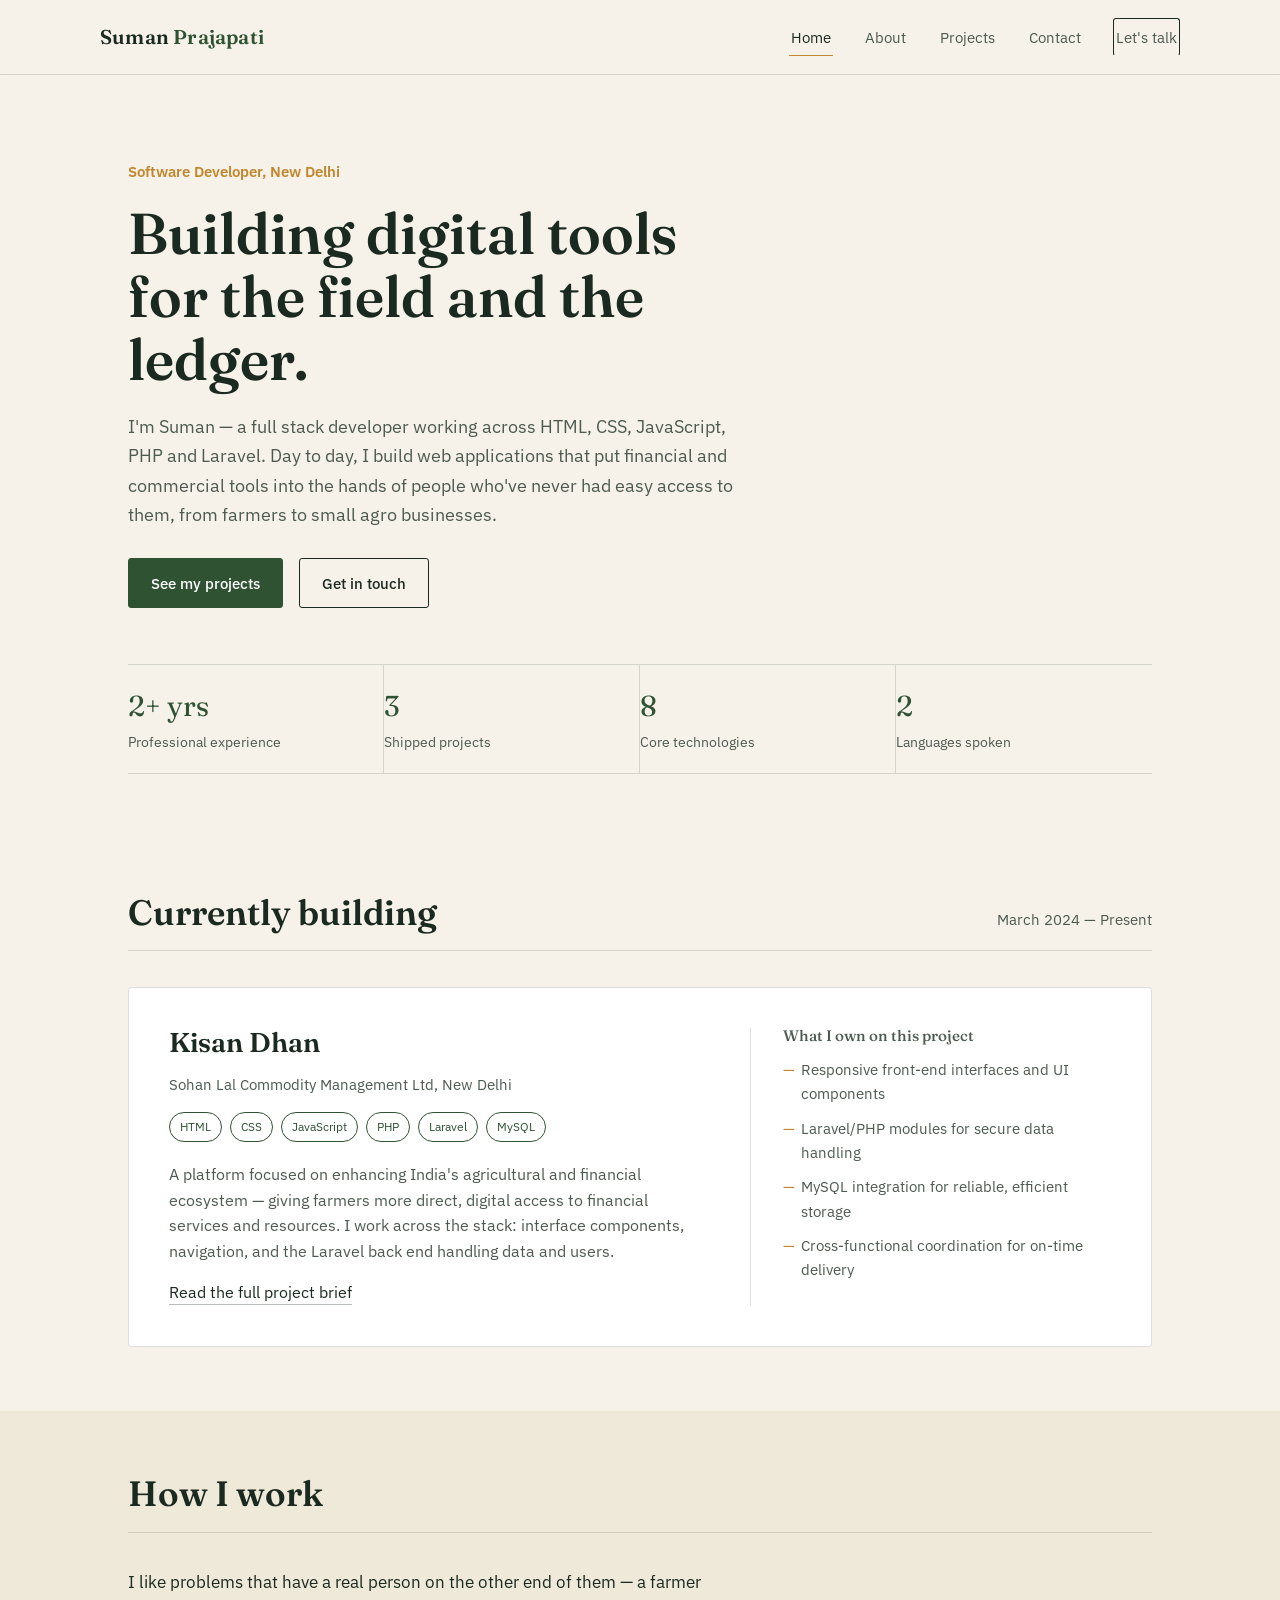
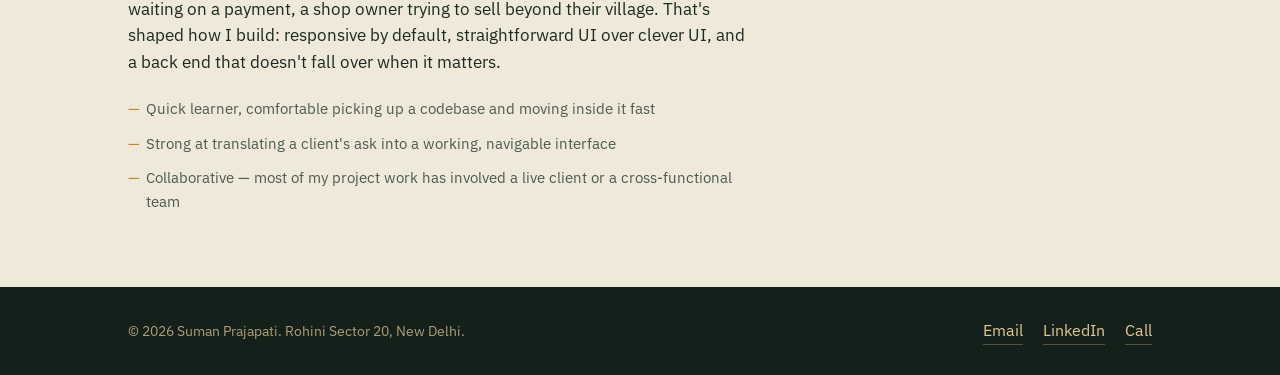
<file: index.html>
<!DOCTYPE html>
<html lang="en">
<head>
<meta charset="UTF-8">
<meta name="viewport" content="width=device-width, initial-scale=1.0">
<title>Suman Prajapati — Software Developer</title>
<meta name="description" content="Portfolio of Suman Prajapati, a full stack developer building web and fintech tools for agriculture and commerce.">
<link rel="stylesheet" href="style.css">
</head>
<body>

<header class="site-header">
  <nav class="wrap nav">
    <a href="index.html" class="brand">Suman <span>Prajapati</span></a>
    <button class="nav-toggle" aria-label="Toggle menu" aria-expanded="false"><span></span></button>
    <div class="nav-links">
      <a href="index.html">Home</a>
      <a href="about.html">About</a>
      <a href="projects.html">Projects</a>
      <a href="contact.html">Contact</a>
      <a href="contact.html" class="nav-cta">Let's talk</a>
    </div>
  </nav>
</header>

<main>

  <section class="hero">
    <div class="wrap">
      <div class="hero-kicker">Software Developer, New Delhi</div>
      <h1>Building digital tools for the field and the ledger.</h1>
      <p class="lede">I'm Suman — a full stack developer working across HTML, CSS, JavaScript, PHP and Laravel. Day to day, I build web applications that put financial and commercial tools into the hands of people who've never had easy access to them, from farmers to small agro businesses.</p>
      <div class="hero-actions">
        <a href="projects.html" class="btn btn-solid">See my projects</a>
        <a href="contact.html" class="btn btn-line">Get in touch</a>
      </div>

      <div class="ledger-strip">
        <div><span class="num">2+ yrs</span><span class="lbl">Professional experience</span></div>
        <div><span class="num">3</span><span class="lbl">Shipped projects</span></div>
        <div><span class="num">8</span><span class="lbl">Core technologies</span></div>
        <div><span class="num">2</span><span class="lbl">Languages spoken</span></div>
      </div>
    </div>
  </section>

  <section>
    <div class="wrap">
      <div class="section-head">
        <h2>Currently building</h2>
        <span class="note">March 2024 — Present</span>
      </div>

      <div class="feature-card reveal">
        <div>
          <h3>Kisan Dhan</h3>
          <p style="color:var(--ink-soft); font-size:0.95rem; margin-bottom:0;">Sohan Lal Commodity Management Ltd, New Delhi</p>
          <div class="feature-tags">
            <span class="tag">HTML</span><span class="tag">CSS</span><span class="tag">JavaScript</span>
            <span class="tag">PHP</span><span class="tag">Laravel</span><span class="tag">MySQL</span>
          </div>
          <p>A platform focused on enhancing India's agricultural and financial ecosystem — giving farmers more direct, digital access to financial services and resources. I work across the stack: interface components, navigation, and the Laravel back end handling data and users.</p>
          <a href="projects.html#kisan-dhan" class="text-link">Read the full project brief</a>
        </div>
        <div class="feature-side">
          <h4>What I own on this project</h4>
          <ul>
            <li>Responsive front-end interfaces and UI components</li>
            <li>Laravel/PHP modules for secure data handling</li>
            <li>MySQL integration for reliable, efficient storage</li>
            <li>Cross-functional coordination for on-time delivery</li>
          </ul>
        </div>
      </div>
    </div>
  </section>

  <section class="alt-bg">
    <div class="wrap">
      <div class="section-head">
        <h2>How I work</h2>
      </div>
      <div class="feature-side" style="border-left:none; padding-left:0; max-width:640px;">
        <p style="font-size:1.05rem; color:var(--ink);">I like problems that have a real person on the other end of them — a farmer waiting on a payment, a shop owner trying to sell beyond their village. That's shaped how I build: responsive by default, straightforward UI over clever UI, and a back end that doesn't fall over when it matters.</p>
        <ul style="margin-top:20px;">
          <li>Quick learner, comfortable picking up a codebase and moving inside it fast</li>
          <li>Strong at translating a client's ask into a working, navigable interface</li>
          <li>Collaborative — most of my project work has involved a live client or a cross-functional team</li>
        </ul>
      </div>
    </div>
  </section>

</main>

<footer class="site-footer">
  <div class="wrap">
    <span class="footer-note">&copy; <span class="year"></span> Suman Prajapati. Rohini Sector 20, New Delhi.</span>
    <div class="footer-links">
      <a href="mailto:sumanprajapati03072003@gmail.com">Email</a>
      <a href="https://www.linkedin.com/in/suman-prajapati-717438271/" target="_blank" rel="noopener">LinkedIn</a>
      <a href="tel:+916394577284">Call</a>
    </div>
  </div>
</footer>

<script src="script.js"></script>
</body>
</html>
</file>
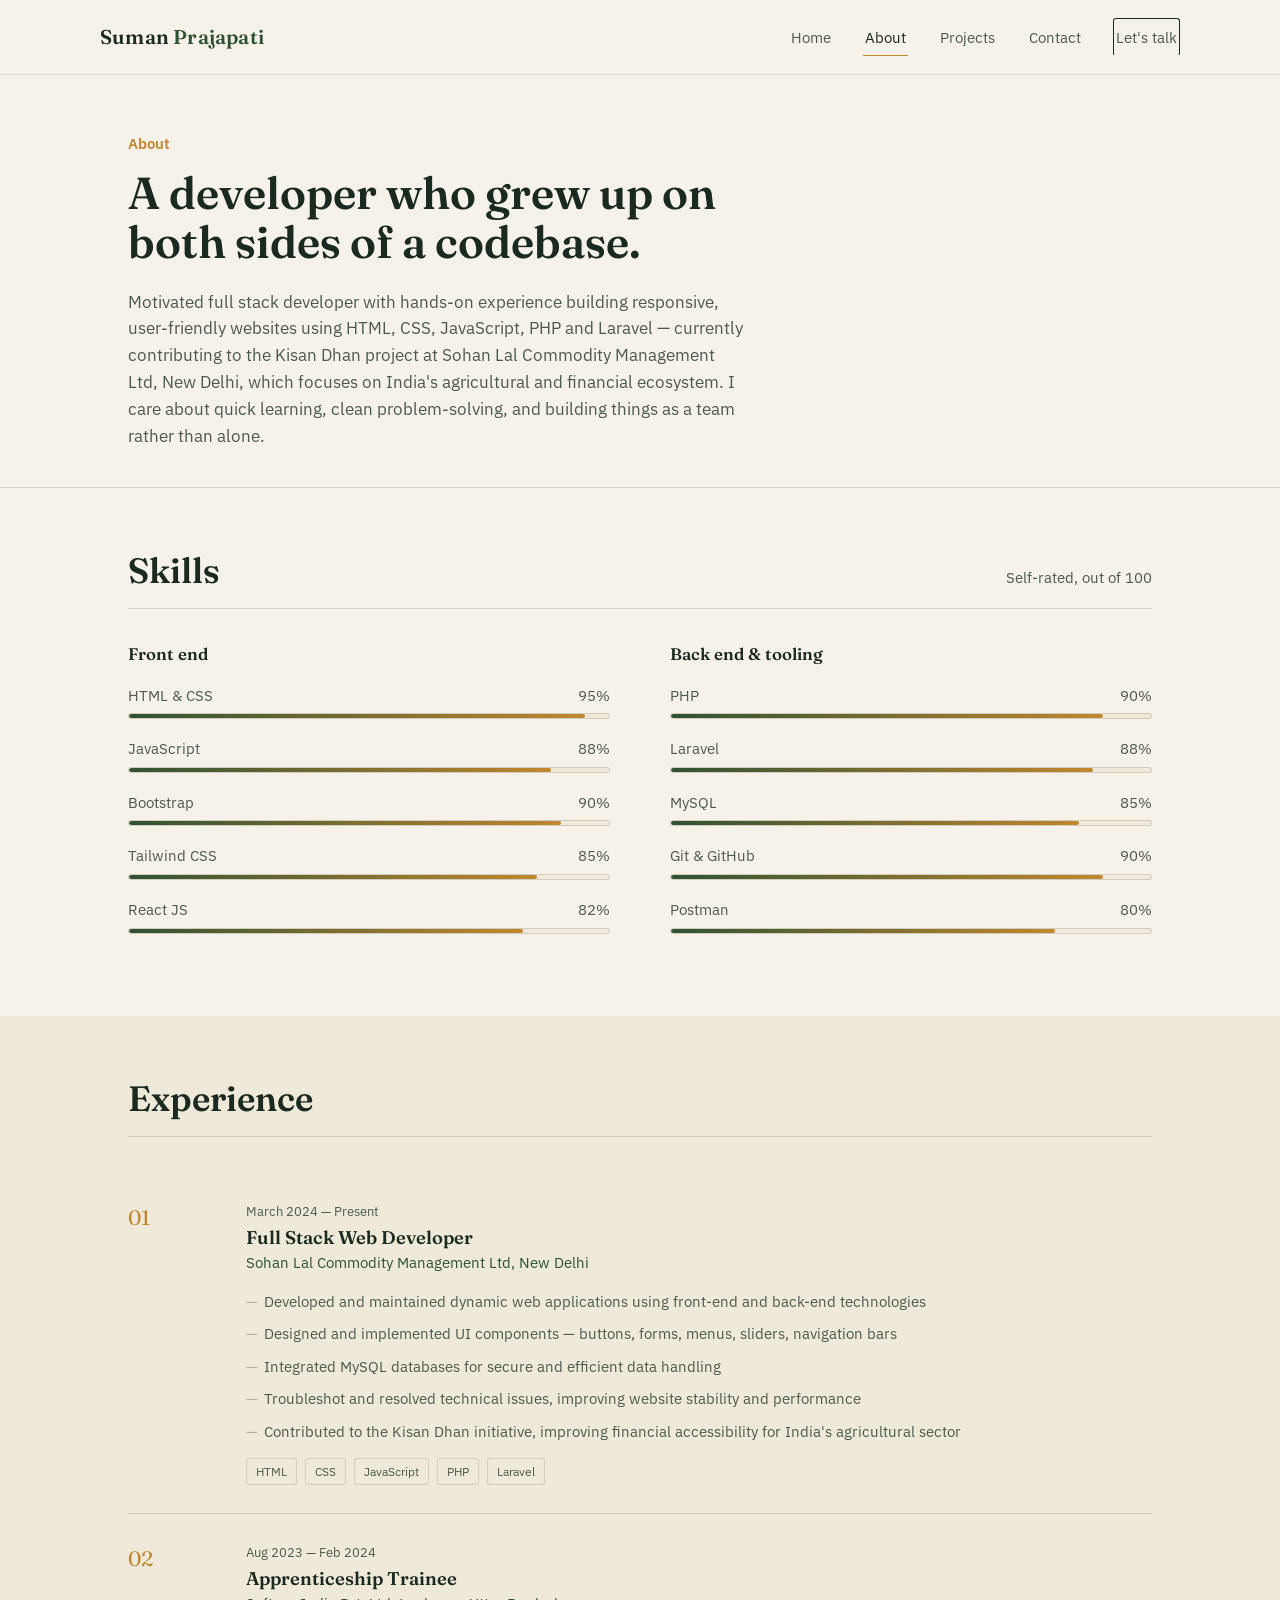
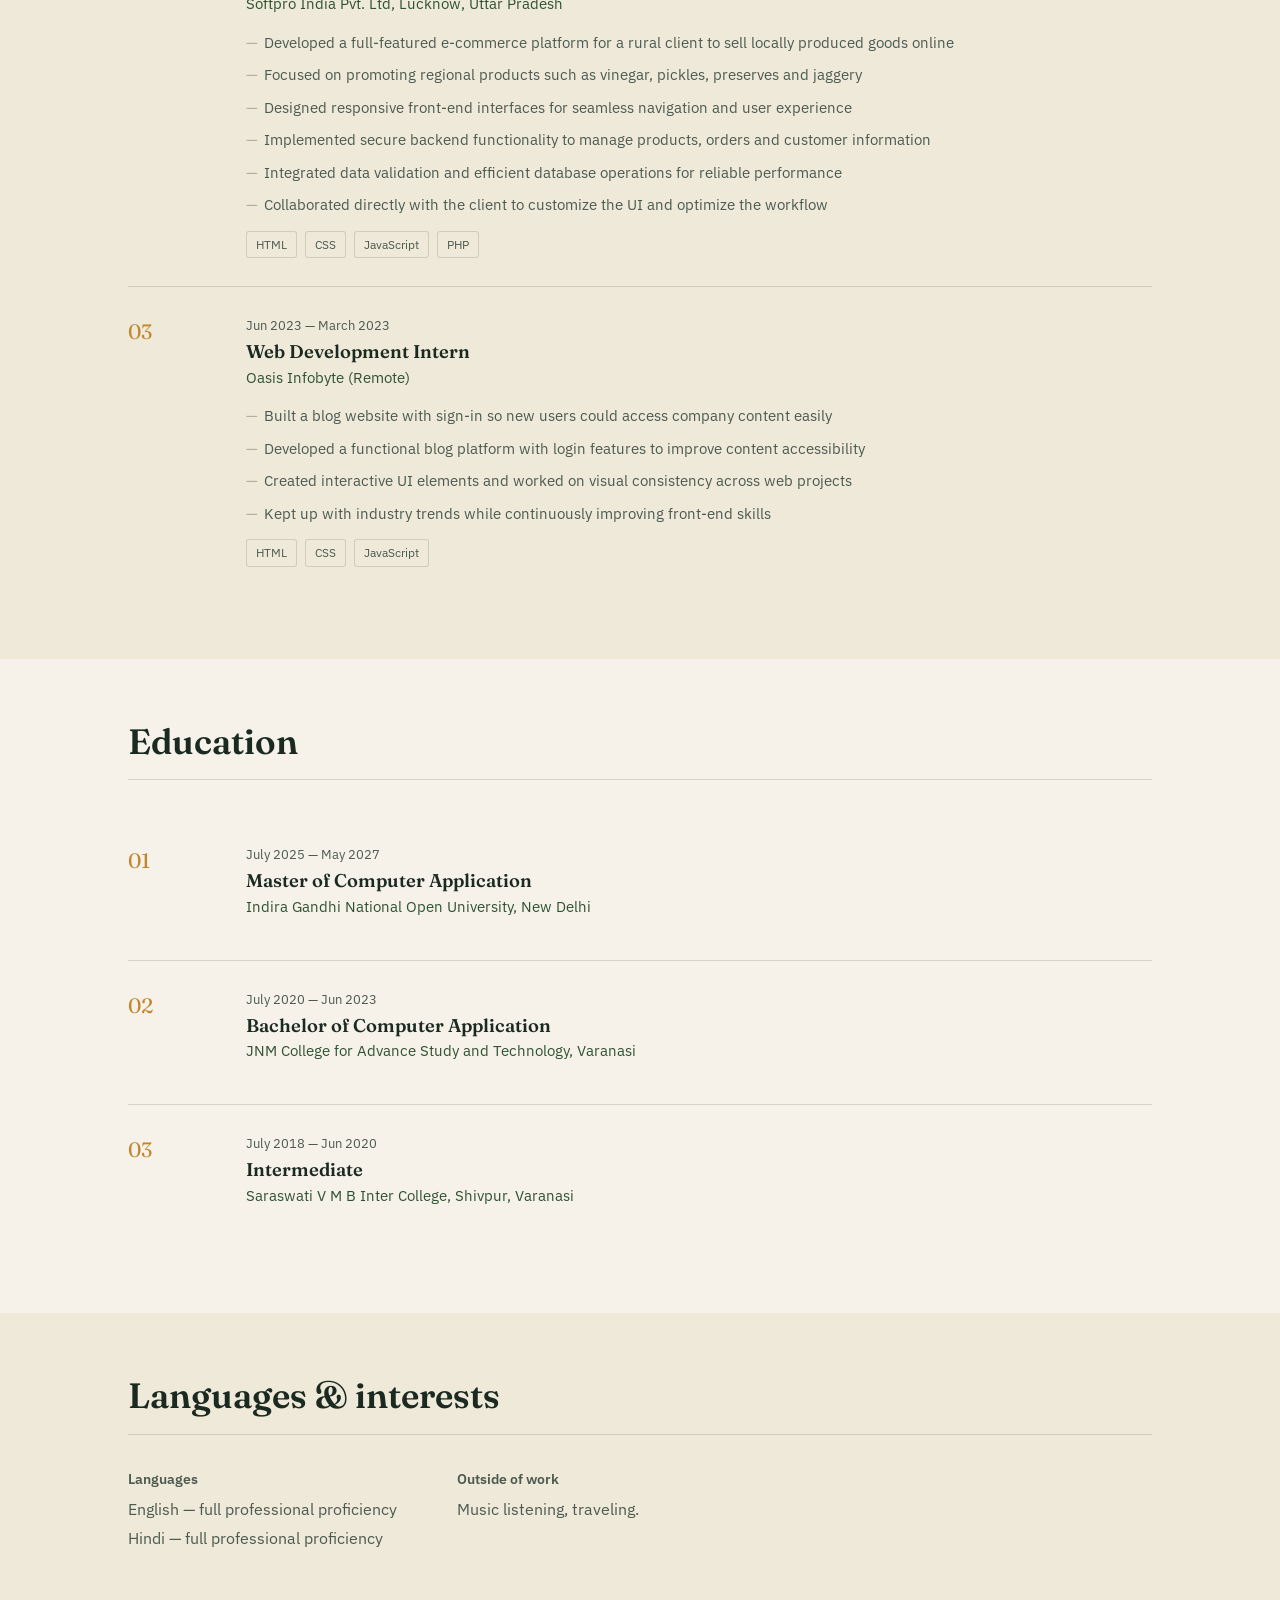
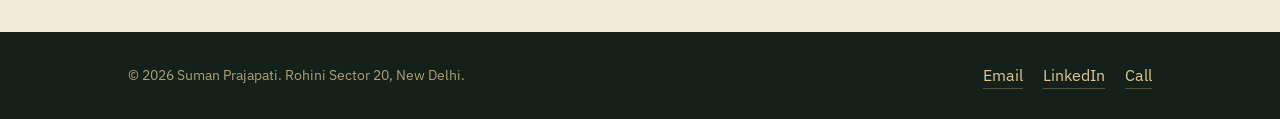
<file: about.html>
<!DOCTYPE html>
<html lang="en">
<head>
<meta charset="UTF-8">
<meta name="viewport" content="width=device-width, initial-scale=1.0">
<title>About — Suman Prajapati</title>
<meta name="description" content="Background, skills, experience and education of Suman Prajapati, full stack software developer.">
<link rel="stylesheet" href="style.css">
</head>
<body>

<header class="site-header">
  <nav class="wrap nav">
    <a href="index.html" class="brand">Suman <span>Prajapati</span></a>
    <button class="nav-toggle" aria-label="Toggle menu" aria-expanded="false"><span></span></button>
    <div class="nav-links">
      <a href="index.html">Home</a>
      <a href="about.html">About</a>
      <a href="projects.html">Projects</a>
      <a href="contact.html">Contact</a>
      <a href="contact.html" class="nav-cta">Let's talk</a>
    </div>
  </nav>
</header>

<main>

  <section class="page-hero">
    <div class="wrap">
      <div class="hero-kicker">About</div>
      <h1>A developer who grew up on both sides of a codebase.</h1>
      <p>Motivated full stack developer with hands-on experience building responsive, user-friendly websites using HTML, CSS, JavaScript, PHP and Laravel — currently contributing to the Kisan Dhan project at Sohan Lal Commodity Management Ltd, New Delhi, which focuses on India's agricultural and financial ecosystem. I care about quick learning, clean problem-solving, and building things as a team rather than alone.</p>
    </div>
  </section>

  <section>
    <div class="wrap">
      <div class="section-head">
        <h2>Skills</h2>
        <span class="note">Self-rated, out of 100</span>
      </div>

      <div class="skills-grid">
        <div class="skill-group">
          <h3>Front end</h3>

          <div class="skill-row">
            <div class="skill-row-top"><span>HTML &amp; CSS</span><span>95%</span></div>
            <div class="skill-track"><div class="skill-fill" data-fill="95"></div></div>
          </div>
          <div class="skill-row">
            <div class="skill-row-top"><span>JavaScript</span><span>88%</span></div>
            <div class="skill-track"><div class="skill-fill" data-fill="88"></div></div>
          </div>
          <div class="skill-row">
            <div class="skill-row-top"><span>Bootstrap</span><span>90%</span></div>
            <div class="skill-track"><div class="skill-fill" data-fill="90"></div></div>
          </div>
          <div class="skill-row">
            <div class="skill-row-top"><span>Tailwind CSS</span><span>85%</span></div>
            <div class="skill-track"><div class="skill-fill" data-fill="85"></div></div>
          </div>
          <div class="skill-row">
            <div class="skill-row-top"><span>React JS</span><span>82%</span></div>
            <div class="skill-track"><div class="skill-fill" data-fill="82"></div></div>
          </div>
        </div>

        <div class="skill-group">
          <h3>Back end &amp; tooling</h3>

          <div class="skill-row">
            <div class="skill-row-top"><span>PHP</span><span>90%</span></div>
            <div class="skill-track"><div class="skill-fill" data-fill="90"></div></div>
          </div>
          <div class="skill-row">
            <div class="skill-row-top"><span>Laravel</span><span>88%</span></div>
            <div class="skill-track"><div class="skill-fill" data-fill="88"></div></div>
          </div>
          <div class="skill-row">
            <div class="skill-row-top"><span>MySQL</span><span>85%</span></div>
            <div class="skill-track"><div class="skill-fill" data-fill="85"></div></div>
          </div>
          <div class="skill-row">
            <div class="skill-row-top"><span>Git &amp; GitHub</span><span>90%</span></div>
            <div class="skill-track"><div class="skill-fill" data-fill="90"></div></div>
          </div>
          <div class="skill-row">
            <div class="skill-row-top"><span>Postman</span><span>80%</span></div>
            <div class="skill-track"><div class="skill-fill" data-fill="80"></div></div>
          </div>
        </div>
      </div>
    </div>
  </section>

  <section class="alt-bg">
    <div class="wrap">
      <div class="section-head">
        <h2>Experience</h2>
      </div>

      <div class="timeline">

        <div class="timeline-item reveal">
          <div class="timeline-entry">01</div>
          <div class="timeline-body">
            <span class="timeline-when">March 2024 — Present</span>
            <h3 class="timeline-role">Full Stack Web Developer</h3>
            <span class="timeline-org">Sohan Lal Commodity Management Ltd, New Delhi</span>
            <ul>
              <li>Developed and maintained dynamic web applications using front-end and back-end technologies</li>
              <li>Designed and implemented UI components — buttons, forms, menus, sliders, navigation bars</li>
              <li>Integrated MySQL databases for secure and efficient data handling</li>
              <li>Troubleshot and resolved technical issues, improving website stability and performance</li>
              <li>Contributed to the Kisan Dhan initiative, improving financial accessibility for India's agricultural sector</li>
            </ul>
            <div class="timeline-stack"><span>HTML</span><span>CSS</span><span>JavaScript</span><span>PHP</span><span>Laravel</span></div>
          </div>
        </div>

        <div class="timeline-item reveal">
          <div class="timeline-entry">02</div>
          <div class="timeline-body">
            <span class="timeline-when">Aug 2023 — Feb 2024</span>
            <h3 class="timeline-role">Apprenticeship Trainee</h3>
            <span class="timeline-org">Softpro India Pvt. Ltd, Lucknow, Uttar Pradesh</span>
            <ul>
              <li>Developed a full-featured e-commerce platform for a rural client to sell locally produced goods online</li>
              <li>Focused on promoting regional products such as vinegar, pickles, preserves and jaggery</li>
              <li>Designed responsive front-end interfaces for seamless navigation and user experience</li>
              <li>Implemented secure backend functionality to manage products, orders and customer information</li>
              <li>Integrated data validation and efficient database operations for reliable performance</li>
              <li>Collaborated directly with the client to customize the UI and optimize the workflow</li>
            </ul>
            <div class="timeline-stack"><span>HTML</span><span>CSS</span><span>JavaScript</span><span>PHP</span></div>
          </div>
        </div>

        <div class="timeline-item reveal">
          <div class="timeline-entry">03</div>
          <div class="timeline-body">
            <span class="timeline-when">Jun 2023 — March 2023</span>
            <h3 class="timeline-role">Web Development Intern</h3>
            <span class="timeline-org">Oasis Infobyte (Remote)</span>
            <ul>
              <li>Built a blog website with sign-in so new users could access company content easily</li>
              <li>Developed a functional blog platform with login features to improve content accessibility</li>
              <li>Created interactive UI elements and worked on visual consistency across web projects</li>
              <li>Kept up with industry trends while continuously improving front-end skills</li>
            </ul>
            <div class="timeline-stack"><span>HTML</span><span>CSS</span><span>JavaScript</span></div>
          </div>
        </div>

      </div>
    </div>
  </section>

  <section>
    <div class="wrap">
      <div class="section-head">
        <h2>Education</h2>
      </div>

      <div class="timeline">
        <div class="timeline-item reveal">
          <div class="timeline-entry">01</div>
          <div class="timeline-body">
            <span class="timeline-when">July 2025 — May 2027</span>
            <h3 class="timeline-role">Master of Computer Application</h3>
            <span class="timeline-org">Indira Gandhi National Open University, New Delhi</span>
          </div>
        </div>
        <div class="timeline-item reveal">
          <div class="timeline-entry">02</div>
          <div class="timeline-body">
            <span class="timeline-when">July 2020 — Jun 2023</span>
            <h3 class="timeline-role">Bachelor of Computer Application</h3>
            <span class="timeline-org">JNM College for Advance Study and Technology, Varanasi</span>
          </div>
        </div>
        <div class="timeline-item reveal">
          <div class="timeline-entry">03</div>
          <div class="timeline-body">
            <span class="timeline-when">July 2018 — Jun 2020</span>
            <h3 class="timeline-role">Intermediate</h3>
            <span class="timeline-org">Saraswati V M B Inter College, Shivpur, Varanasi</span>
          </div>
        </div>
      </div>
    </div>
  </section>

  <section class="alt-bg">
    <div class="wrap">
      <div class="section-head"><h2>Languages &amp; interests</h2></div>
      <div style="display:flex; gap:60px; flex-wrap:wrap;">
        <div>
          <h4 style="font-family:var(--font-body); font-size:0.9rem; color:var(--ink-soft); margin-bottom:10px;">Languages</h4>
          <p style="margin-bottom:4px;">English — full professional proficiency</p>
          <p>Hindi — full professional proficiency</p>
        </div>
        <div>
          <h4 style="font-family:var(--font-body); font-size:0.9rem; color:var(--ink-soft); margin-bottom:10px;">Outside of work</h4>
          <p>Music listening, traveling.</p>
        </div>
      </div>
    </div>
  </section>

</main>

<footer class="site-footer">
  <div class="wrap">
    <span class="footer-note">&copy; <span class="year"></span> Suman Prajapati. Rohini Sector 20, New Delhi.</span>
    <div class="footer-links">
      <a href="mailto:sumanprajapati03072003@gmail.com">Email</a>
      <a href="https://www.linkedin.com/in/suman-prajapati-717438271/" target="_blank" rel="noopener">LinkedIn</a>
      <a href="tel:+916394577284">Call</a>
    </div>
  </div>
</footer>

<script src="script.js"></script>
</body>
</html>
</file>
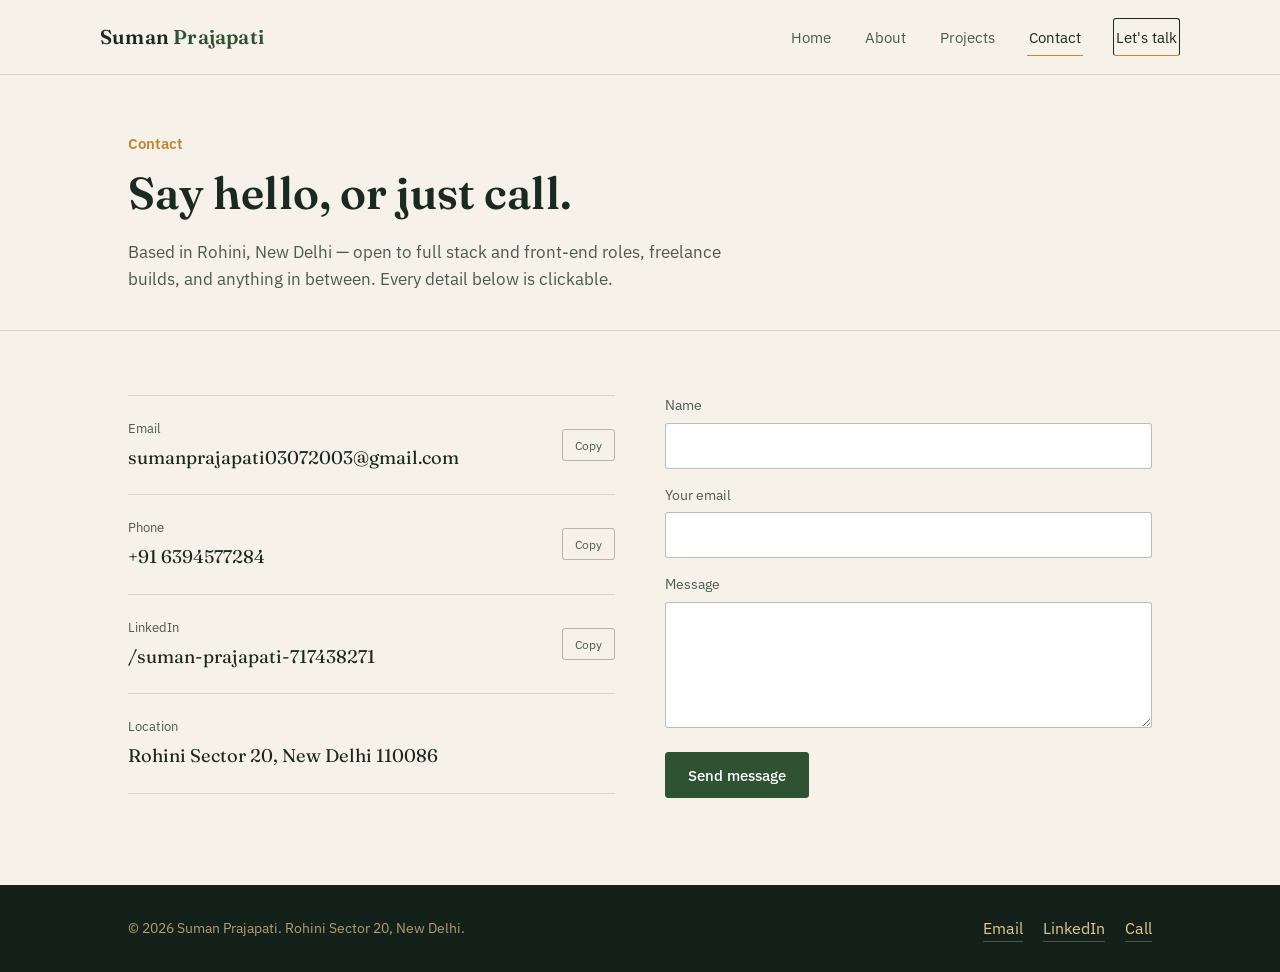
<file: contact.html>
<!DOCTYPE html>
<html lang="en">
<head>
<meta charset="UTF-8">
<meta name="viewport" content="width=device-width, initial-scale=1.0">
<title>Contact — Suman Prajapati</title>
<meta name="description" content="Get in touch with Suman Prajapati by email, phone, or LinkedIn.">
<link rel="stylesheet" href="style.css">
</head>
<body>

<header class="site-header">
  <nav class="wrap nav">
    <a href="index.html" class="brand">Suman <span>Prajapati</span></a>
    <button class="nav-toggle" aria-label="Toggle menu" aria-expanded="false"><span></span></button>
    <div class="nav-links">
      <a href="index.html">Home</a>
      <a href="about.html">About</a>
      <a href="projects.html">Projects</a>
      <a href="contact.html">Contact</a>
      <a href="contact.html" class="nav-cta">Let's talk</a>
    </div>
  </nav>
</header>

<main>

  <section class="page-hero">
    <div class="wrap">
      <div class="hero-kicker">Contact</div>
      <h1>Say hello, or just call.</h1>
      <p>Based in Rohini, New Delhi — open to full stack and front-end roles, freelance builds, and anything in between. Every detail below is clickable.</p>
    </div>
  </section>

  <section>
    <div class="wrap contact-grid">

      <div>
        <div class="contact-list">
          <div class="contact-row">
            <div>
              <span class="lbl">Email</span>
              <a class="val" href="mailto:sumanprajapati03072003@gmail.com">sumanprajapati03072003@gmail.com</a>
            </div>
            <button class="copy-btn" data-copy="sumanprajapati03072003@gmail.com">Copy</button>
          </div>

          <div class="contact-row">
            <div>
              <span class="lbl">Phone</span>
              <a class="val" href="tel:+916394577284">+91 6394577284</a>
            </div>
            <button class="copy-btn" data-copy="+916394577284">Copy</button>
          </div>

          <div class="contact-row">
            <div>
              <span class="lbl">LinkedIn</span>
              <a class="val" href="https://www.linkedin.com/in/suman-prajapati-717438271/" target="_blank" rel="noopener">/suman-prajapati-717438271</a>
            </div>
            <button class="copy-btn" data-copy="https://www.linkedin.com/in/suman-prajapati-717438271/">Copy</button>
          </div>

          <div class="contact-row">
            <div>
              <span class="lbl">Location</span>
              <span class="val" style="font-family:var(--font-display);">Rohini Sector 20, New Delhi 110086</span>
            </div>
          </div>
        </div>
      </div>

      <div>
        <form class="contact-form">
          <div>
            <label for="name">Name</label>
            <input type="text" id="name" name="name" required>
          </div>
          <div>
            <label for="email">Your email</label>
            <input type="email" id="email" name="email" required>
          </div>
          <div>
            <label for="message">Message</label>
            <textarea id="message" name="message" rows="5" required></textarea>
          </div>
          <button type="submit" class="btn btn-solid" style="align-self:flex-start;">Send message</button>
          <p class="form-status form-note"></p>
        </form>
      </div>

    </div>
  </section>

</main>

<footer class="site-footer">
  <div class="wrap">
    <span class="footer-note">&copy; <span class="year"></span> Suman Prajapati. Rohini Sector 20, New Delhi.</span>
    <div class="footer-links">
      <a href="mailto:sumanprajapati03072003@gmail.com">Email</a>
      <a href="https://www.linkedin.com/in/suman-prajapati-717438271/" target="_blank" rel="noopener">LinkedIn</a>
      <a href="tel:+916394577284">Call</a>
    </div>
  </div>
</footer>

<script src="script.js"></script>
</body>
</html>
</file>
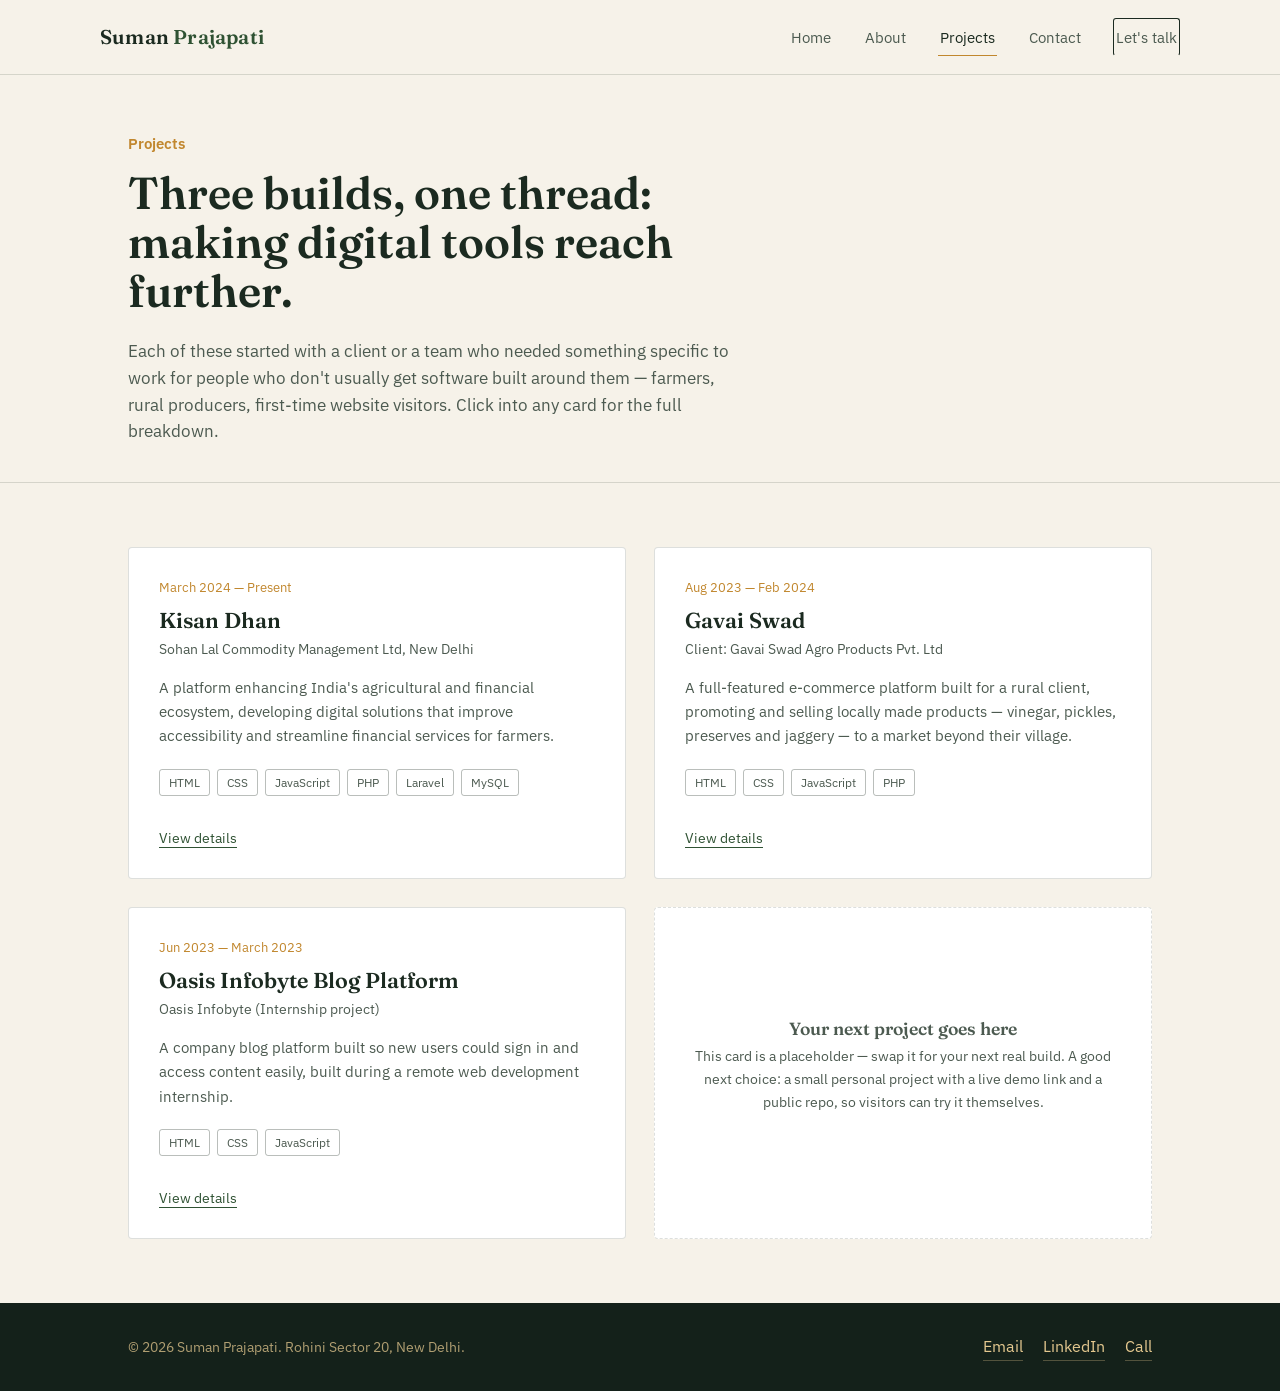
<file: projects.html>
<!DOCTYPE html>
<html lang="en">
<head>
<meta charset="UTF-8">
<meta name="viewport" content="width=device-width, initial-scale=1.0">
<title>Projects — Suman Prajapati</title>
<meta name="description" content="Selected projects by Suman Prajapati: Kisan Dhan, Gavai Swad, and the Oasis Infobyte blog platform.">
<link rel="stylesheet" href="style.css">
</head>
<body>

<header class="site-header">
  <nav class="wrap nav">
    <a href="index.html" class="brand">Suman <span>Prajapati</span></a>
    <button class="nav-toggle" aria-label="Toggle menu" aria-expanded="false"><span></span></button>
    <div class="nav-links">
      <a href="index.html">Home</a>
      <a href="about.html">About</a>
      <a href="projects.html">Projects</a>
      <a href="contact.html">Contact</a>
      <a href="contact.html" class="nav-cta">Let's talk</a>
    </div>
  </nav>
</header>

<main>

  <section class="page-hero">
    <div class="wrap">
      <div class="hero-kicker">Projects</div>
      <h1>Three builds, one thread: making digital tools reach further.</h1>
      <p>Each of these started with a client or a team who needed something specific to work for people who don't usually get software built around them — farmers, rural producers, first-time website visitors. Click into any card for the full breakdown.</p>
    </div>
  </section>

  <section>
    <div class="wrap">
      <div class="projects-grid">

        <article class="project-card reveal" id="kisan-dhan">
          <span class="project-period">March 2024 — Present</span>
          <h3>Kisan Dhan</h3>
          <span class="project-client">Sohan Lal Commodity Management Ltd, New Delhi</span>
          <p>A platform enhancing India's agricultural and financial ecosystem, developing digital solutions that improve accessibility and streamline financial services for farmers.</p>
          <div class="project-tags">
            <span>HTML</span><span>CSS</span><span>JavaScript</span><span>PHP</span><span>Laravel</span><span>MySQL</span>
          </div>
          <button class="project-more">View details</button>
          <div class="project-detail">
            <ul>
              <li>Developed and maintained responsive web interfaces using modern front-end technologies</li>
              <li>Implemented backend modules with Laravel and PHP for secure data handling and user management</li>
              <li>Integrated financial service features so farmers get digital access to resources and schemes</li>
              <li>Collaborated with cross-functional teams to keep delivery smooth and performance optimized</li>
            </ul>
          </div>
        </article>

        <article class="project-card reveal" id="gavai-swad">
          <span class="project-period">Aug 2023 — Feb 2024</span>
          <h3>Gavai Swad</h3>
          <span class="project-client">Client: Gavai Swad Agro Products Pvt. Ltd</span>
          <p>A full-featured e-commerce platform built for a rural client, promoting and selling locally made products — vinegar, pickles, preserves and jaggery — to a market beyond their village.</p>
          <div class="project-tags">
            <span>HTML</span><span>CSS</span><span>JavaScript</span><span>PHP</span>
          </div>
          <button class="project-more">View details</button>
          <div class="project-detail">
            <ul>
              <li>Designed a responsive front-end for smooth navigation and accessibility</li>
              <li>Implemented backend functionality to manage products, orders and customer information</li>
              <li>Improved usability and performance, reducing page load times across desktop and mobile</li>
              <li>Helped the client reach a wider audience through a scalable digital storefront</li>
            </ul>
          </div>
        </article>

        <article class="project-card reveal" id="oasis-infobyte">
          <span class="project-period">Jun 2023 — March 2023</span>
          <h3>Oasis Infobyte Blog Platform</h3>
          <span class="project-client">Oasis Infobyte (Internship project)</span>
          <p>A company blog platform built so new users could sign in and access content easily, built during a remote web development internship.</p>
          <div class="project-tags">
            <span>HTML</span><span>CSS</span><span>JavaScript</span>
          </div>
          <button class="project-more">View details</button>
          <div class="project-detail">
            <ul>
              <li>Built login features to improve content accessibility for new users</li>
              <li>Created interactive UI elements — buttons, forms, menus, sliders, navigation bars</li>
              <li>Worked on visual consistency across pages and components</li>
              <li>Continuously picked up new front-end techniques while building</li>
            </ul>
          </div>
        </article>

        <article class="project-card placeholder reveal">
          <h3>Your next project goes here</h3>
          <p style="font-size:0.9rem;">This card is a placeholder — swap it for your next real build. A good next choice: a small personal project with a live demo link and a public repo, so visitors can try it themselves.</p>
        </article>

      </div>
    </div>
  </section>

</main>

<footer class="site-footer">
  <div class="wrap">
    <span class="footer-note">&copy; <span class="year"></span> Suman Prajapati. Rohini Sector 20, New Delhi.</span>
    <div class="footer-links">
      <a href="mailto:sumanprajapati03072003@gmail.com">Email</a>
      <a href="https://www.linkedin.com/in/suman-prajapati-717438271/" target="_blank" rel="noopener">LinkedIn</a>
      <a href="tel:+916394577284">Call</a>
    </div>
  </div>
</footer>

<script src="script.js"></script>
</body>
</html>
</file>
<file: style.css>
/* ============================================================
   SUMAN PRAJAPATI — PORTFOLIO
   Theme: "Ledger & Field" — the ledger (fintech/back-end logic)
   meets the field (agri-tech, growth). Warm parchment surfaces,
   deep ink-green text, a grain-gold accent used sparingly.
   ============================================================ */

@import url('https://fonts.googleapis.com/css2?family=Fraunces:opsz,wght@9..144,400;9..144,500;9..144,600;9..144,700&family=IBM+Plex+Sans:wght@400;500;600&display=swap');

:root{
  --paper:      #F6F2E9;
  --paper-alt:  #EFE9DA;
  --surface:    #FFFFFF;
  --ink:        #1B2A20;
  --ink-soft:   #4C5A50;
  --green:      #2F5233;
  --green-deep: #14211A;
  --gold:       #C1872E;
  --gold-soft:  #E4C88F;
  --line:       rgba(27,42,32,0.15);
  --line-strong:rgba(27,42,32,0.3);

  --font-display: 'Fraunces', serif;
  --font-body: 'IBM Plex Sans', sans-serif;

  --maxw: 1080px;
}

*, *::before, *::after{ box-sizing: border-box; }

html{ scroll-behavior: smooth; }

body{
  margin:0;
  background: var(--paper);
  color: var(--ink);
  font-family: var(--font-body);
  font-size: 16px;
  line-height: 1.6;
  -webkit-font-smoothing: antialiased;
}

img{ max-width:100%; display:block; }

a{ color: inherit; text-decoration: none; }

h1,h2,h3,h4{
  font-family: var(--font-display);
  font-weight: 600;
  line-height: 1.1;
  margin: 0 0 0.5em;
  color: var(--ink);
}

p{ margin: 0 0 1em; max-width: 62ch; color: var(--ink-soft); }

ul{ margin:0; padding:0; list-style:none; }

button{ font-family: inherit; cursor:pointer; }

:focus-visible{
  outline: 2px solid var(--gold);
  outline-offset: 3px;
}

@media (prefers-reduced-motion: reduce){
  *{ animation-duration: 0.001ms !important; transition-duration: 0.001ms !important; scroll-behavior: auto !important; }
}

.wrap{
  max-width: var(--maxw);
  margin: 0 auto;
  padding: 0 28px;
}

/* ---------------- Header / Nav ---------------- */

.site-header{
  position: sticky;
  top: 0;
  z-index: 40;
  background: rgba(246,242,233,0.92);
  backdrop-filter: blur(6px);
  border-bottom: 1px solid var(--line);
}

.nav{
  display:flex;
  align-items:center;
  justify-content: space-between;
  padding: 18px 0;
}

.brand{
  font-family: var(--font-display);
  font-size: 1.25rem;
  font-weight: 600;
  letter-spacing: 0.01em;
}
.brand span{ color: var(--green); }

.nav-links{
  display:flex;
  gap: 30px;
  align-items:center;
}

.nav-links a{
  font-size: 0.95rem;
  color: var(--ink-soft);
  padding: 6px 2px;
  border-bottom: 1px solid transparent;
  transition: color .15s ease, border-color .15s ease;
}
.nav-links a:hover{ color: var(--ink); }
.nav-links a[aria-current="page"]{
  color: var(--ink);
  border-bottom-color: var(--gold);
}

.nav-cta{
  border: 1px solid var(--ink);
  padding: 8px 16px;
  border-radius: 3px;
  font-size: 0.9rem;
}
.nav-cta:hover{ background: var(--ink); color: var(--paper); }

.nav-toggle{
  display:none;
  background:none;
  border:none;
  width: 34px; height: 26px;
  position: relative;
}
.nav-toggle span, .nav-toggle span::before, .nav-toggle span::after{
  content:'';
  position:absolute;
  left:0; right:0;
  height: 2px;
  background: var(--ink);
  transition: transform .2s ease, opacity .2s ease;
}
.nav-toggle span{ top: 12px; }
.nav-toggle span::before{ top: -8px; }
.nav-toggle span::after{ top: 8px; }
.nav-toggle[aria-expanded="true"] span{ background: transparent; }
.nav-toggle[aria-expanded="true"] span::before{ transform: translateY(8px) rotate(45deg); }
.nav-toggle[aria-expanded="true"] span::after{ transform: translateY(-8px) rotate(-45deg); }

@media (max-width: 760px){
  .nav-toggle{ display:block; }
  .nav-links{
    position:absolute;
    top: 100%; left:0; right:0;
    background: var(--paper);
    border-bottom: 1px solid var(--line);
    flex-direction: column;
    align-items: flex-start;
    gap: 4px;
    padding: 10px 28px 22px;
    display:none;
  }
  .nav-links.open{ display:flex; }
  .nav-links a{ width:100%; padding: 10px 0; }
  .nav-cta{ margin-top: 8px; }
}

/* ---------------- Buttons / links ---------------- */

.btn{
  display:inline-flex;
  align-items:center;
  gap: 10px;
  padding: 12px 22px;
  border-radius: 3px;
  font-size: 0.95rem;
  font-weight: 500;
  border: 1px solid var(--ink);
}
.btn-solid{ background: var(--green); color: #fff; border-color: var(--green); }
.btn-solid:hover{ background: var(--green-deep); border-color: var(--green-deep); }
.btn-line:hover{ background: var(--ink); color: var(--paper); }

.text-link{
  border-bottom: 1px solid var(--line-strong);
  padding-bottom: 2px;
}
.text-link:hover{ border-color: var(--gold); color: var(--green); }

/* ---------------- Hero ---------------- */

.hero{
  padding: 84px 0 56px;
}
.hero-kicker{
  font-family: var(--font-body);
  color: var(--gold);
  font-weight: 600;
  font-size: 0.95rem;
  margin-bottom: 18px;
}
.hero h1{
  font-size: clamp(2.3rem, 5vw, 3.6rem);
  max-width: 15ch;
  margin-bottom: 0.35em;
}
.hero .lede{
  font-size: 1.15rem;
  max-width: 56ch;
  color: var(--ink-soft);
}
.hero-actions{
  display:flex;
  gap: 16px;
  flex-wrap: wrap;
  margin-top: 28px;
}

/* Ledger strip: key facts as a row of entries, like a ledger footer */
.ledger-strip{
  margin-top: 56px;
  border-top: 1px solid var(--line);
  border-bottom: 1px solid var(--line);
  display: grid;
  grid-template-columns: repeat(4, 1fr);
}
.ledger-strip div{
  padding: 18px 22px 18px 0;
  border-right: 1px solid var(--line);
}
.ledger-strip div:last-child{ border-right:none; }
.ledger-strip .num{
  display:block;
  font-family: var(--font-display);
  font-size: 1.8rem;
  color: var(--green);
}
.ledger-strip .lbl{
  font-size: 0.85rem;
  color: var(--ink-soft);
}
@media (max-width: 700px){
  .ledger-strip{ grid-template-columns: repeat(2,1fr); }
  .ledger-strip div{ border-right: 1px solid var(--line); }
  .ledger-strip div:nth-child(2n){ border-right:none; }
}

/* ---------------- Sections ---------------- */

section{ padding: 64px 0; }
.section-head{
  display:flex;
  align-items: baseline;
  justify-content: space-between;
  gap: 20px;
  margin-bottom: 36px;
  border-bottom: 1px solid var(--line);
  padding-bottom: 18px;
}
.section-head h2{ font-size: clamp(1.6rem, 3vw, 2.2rem); margin:0; }
.section-head .note{ color: var(--ink-soft); font-size: 0.95rem; }

.alt-bg{ background: var(--paper-alt); }

/* ---------------- Featured project (home) ---------------- */

.feature-card{
  background: var(--surface);
  border: 1px solid var(--line);
  border-radius: 4px;
  padding: 40px;
  display:grid;
  grid-template-columns: 1.2fr 0.8fr;
  gap: 40px;
}
.feature-card h3{ font-size: 1.7rem; }
.feature-tags{ display:flex; flex-wrap:wrap; gap:8px; margin: 16px 0 20px; }
.tag{
  font-size: 0.78rem;
  color: var(--green);
  border: 1px solid var(--green);
  padding: 4px 10px;
  border-radius: 999px;
}
.feature-side{ border-left: 1px solid var(--line); padding-left: 32px; }
.feature-side h4{ font-size: 0.95rem; color: var(--ink-soft); margin-bottom: 12px; font-weight: 500;}
.feature-side ul li{ position:relative; padding-left: 18px; margin-bottom:10px; color: var(--ink-soft); font-size: 0.95rem;}
.feature-side ul li::before{ content:'—'; position:absolute; left:0; color: var(--gold); }

@media (max-width: 800px){
  .feature-card{ grid-template-columns: 1fr; padding: 28px; }
  .feature-side{ border-left:none; border-top: 1px solid var(--line); padding-left:0; padding-top:24px; }
}

/* ---------------- Timeline (Experience / Education) ---------------- */

.timeline{ position:relative; }
.timeline-item{
  display:grid;
  grid-template-columns: 90px 1fr;
  gap: 28px;
  padding: 28px 0;
  border-top: 1px solid var(--line);
}
.timeline-item:first-child{ border-top:none; }
.timeline-entry{
  font-family: var(--font-display);
  color: var(--gold);
  font-size: 1.3rem;
}
.timeline-when{
  font-size: 0.82rem;
  color: var(--ink-soft);
  margin-bottom: 6px;
  display:block;
}
.timeline-role{ font-size: 1.15rem; margin-bottom: 2px; }
.timeline-org{ color: var(--green); font-size: 0.95rem; margin-bottom: 14px; display:block; }
.timeline-body ul{ margin-top: 10px; }
.timeline-body ul li{
  position:relative;
  padding-left: 18px;
  margin-bottom: 8px;
  color: var(--ink-soft);
  font-size: 0.96rem;
}
.timeline-body ul li::before{ content:'—'; position:absolute; left:0; color: var(--line-strong); }
.timeline-stack{ display:flex; flex-wrap:wrap; gap:8px; margin-top:14px; }
.timeline-stack span{
  font-size: 0.76rem;
  background: var(--paper-alt);
  border: 1px solid var(--line);
  padding: 3px 9px;
  border-radius: 3px;
  color: var(--ink-soft);
}

@media (max-width: 620px){
  .timeline-item{ grid-template-columns: 1fr; gap: 6px; }
  .timeline-entry{ font-size: 1rem; }
}

/* ---------------- Skills ---------------- */

.skills-grid{
  display:grid;
  grid-template-columns: 1fr 1fr;
  gap: 40px 60px;
}
.skill-group h3{ font-size: 1.05rem; margin-bottom: 20px; color: var(--ink); }
.skill-row{ margin-bottom: 18px; }
.skill-row-top{
  display:flex;
  justify-content: space-between;
  font-size: 0.92rem;
  margin-bottom: 6px;
  color: var(--ink-soft);
}
.skill-track{
  height: 6px;
  background: var(--paper-alt);
  border-radius: 999px;
  overflow:hidden;
  border: 1px solid var(--line);
}
.skill-fill{
  height:100%;
  width: 0%;
  background: linear-gradient(90deg, var(--green), var(--gold));
  border-radius: 999px;
  transition: width 1.1s cubic-bezier(.2,.7,.2,1);
}

@media (max-width: 700px){ .skills-grid{ grid-template-columns: 1fr; } }

/* ---------------- Projects grid ---------------- */

.projects-grid{
  display:grid;
  grid-template-columns: repeat(2, 1fr);
  gap: 28px;
}
.project-card{
  background: var(--surface);
  border: 1px solid var(--line);
  border-radius: 4px;
  padding: 30px;
  display:flex;
  flex-direction:column;
}
.project-card .project-period{ font-size: 0.8rem; color: var(--gold); margin-bottom: 10px; }
.project-card h3{ font-size: 1.35rem; margin-bottom: 6px; }
.project-card .project-client{ font-size: 0.88rem; color: var(--ink-soft); margin-bottom: 14px; }
.project-card p{ font-size: 0.95rem; }
.project-tags{ display:flex; flex-wrap:wrap; gap:7px; margin: 6px 0 16px; }
.project-tags span{
  font-size: 0.75rem;
  border: 1px solid var(--line-strong);
  padding: 3px 9px;
  border-radius: 3px;
  color: var(--ink-soft);
}
.project-more{
  margin-top:auto;
  background:none;
  border:none;
  padding: 0;
  font-size: 0.9rem;
  color: var(--green);
  border-bottom: 1px solid var(--green);
  align-self: flex-start;
  margin-top: 16px;
}
.project-detail{
  display:none;
  margin-top: 18px;
  padding-top: 18px;
  border-top: 1px solid var(--line);
}
.project-detail.open{ display:block; }
.project-detail ul li{
  position:relative;
  padding-left: 18px;
  margin-bottom: 8px;
  font-size: 0.92rem;
  color: var(--ink-soft);
}
.project-detail ul li::before{ content:'—'; position:absolute; left:0; color: var(--line-strong); }

.project-card.placeholder{
  border-style: dashed;
  align-items: center;
  justify-content:center;
  text-align:center;
  color: var(--ink-soft);
}
.project-card.placeholder h3{ color: var(--ink-soft); font-size: 1.1rem; }

@media (max-width: 760px){ .projects-grid{ grid-template-columns: 1fr; } }

/* ---------------- Contact ---------------- */

.contact-grid{
  display:grid;
  grid-template-columns: 1fr 1fr;
  gap: 50px;
}
.contact-list{ border-top: 1px solid var(--line); }
.contact-row{
  display:flex;
  align-items:center;
  justify-content: space-between;
  padding: 22px 0;
  border-bottom: 1px solid var(--line);
}
.contact-row .lbl{ font-size: 0.82rem; color: var(--ink-soft); display:block; margin-bottom: 4px; }
.contact-row .val{ font-size: 1.15rem; font-family: var(--font-display); }
.contact-row a.val:hover{ color: var(--green); }
.copy-btn{
  background:none;
  border: 1px solid var(--line-strong);
  border-radius: 3px;
  padding: 7px 12px;
  font-size: 0.78rem;
  color: var(--ink-soft);
}
.copy-btn:hover{ border-color: var(--ink); color: var(--ink); }
.copy-btn.copied{ border-color: var(--green); color: var(--green); }

.contact-form{ display:flex; flex-direction:column; gap: 16px; }
.contact-form label{ font-size: 0.85rem; color: var(--ink-soft); margin-bottom: 6px; display:block; }
.contact-form input, .contact-form textarea{
  width:100%;
  font-family: var(--font-body);
  font-size: 0.95rem;
  padding: 12px 14px;
  border: 1px solid var(--line-strong);
  border-radius: 3px;
  background: var(--surface);
  color: var(--ink);
}
.contact-form input:focus, .contact-form textarea:focus{ border-color: var(--green); }
.form-note{ font-size: 0.82rem; color: var(--ink-soft); margin-top: -6px; }

@media (max-width: 760px){ .contact-grid{ grid-template-columns: 1fr; } }

/* ---------------- Footer ---------------- */

.site-footer{
  border-top: 1px solid var(--line);
  padding: 30px 0;
  background: var(--green-deep);
  color: var(--gold-soft);
}
.site-footer .wrap{ display:flex; justify-content: space-between; align-items:center; flex-wrap:wrap; gap: 12px;}
.site-footer a{ color: var(--gold-soft); border-bottom: 1px solid rgba(228,200,143,0.3); }
.site-footer a:hover{ border-color: var(--gold-soft); }
.footer-links{ display:flex; gap: 20px; }
.footer-note{ font-size: 0.85rem; opacity: 0.75; }

/* ---------------- Page intro (about/projects/contact top) ---------------- */

.page-hero{ padding: 56px 0 20px; border-bottom: 1px solid var(--line); }
.page-hero .hero-kicker{ margin-bottom: 12px; }
.page-hero h1{ font-size: clamp(2rem, 4vw, 2.8rem); max-width: 20ch; }
.page-hero p{ font-size: 1.05rem; }

/* Reveal-on-scroll (single orchestrated pass, not per-card hover gimmicks) */
.reveal{ opacity:0; transform: translateY(14px); transition: opacity .6s ease, transform .6s ease; }
.reveal.in{ opacity:1; transform:none; }
</file>
